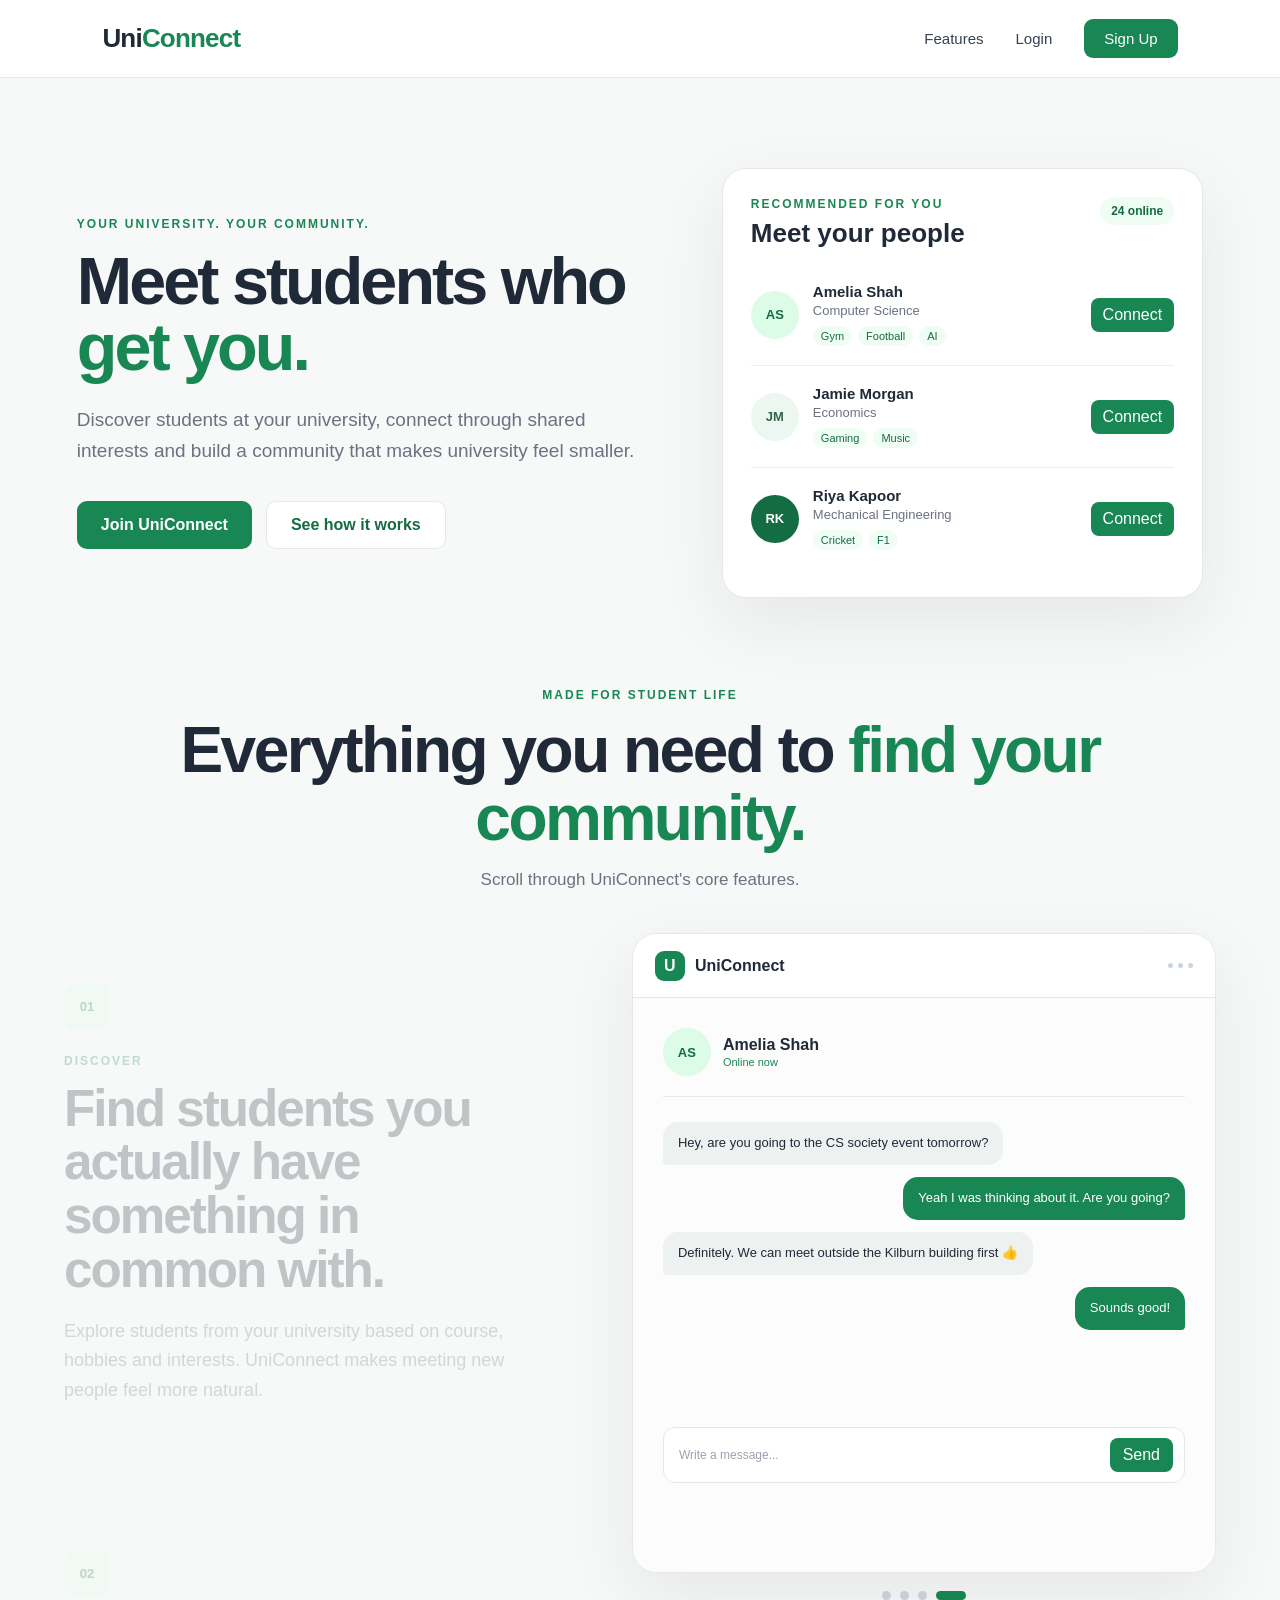
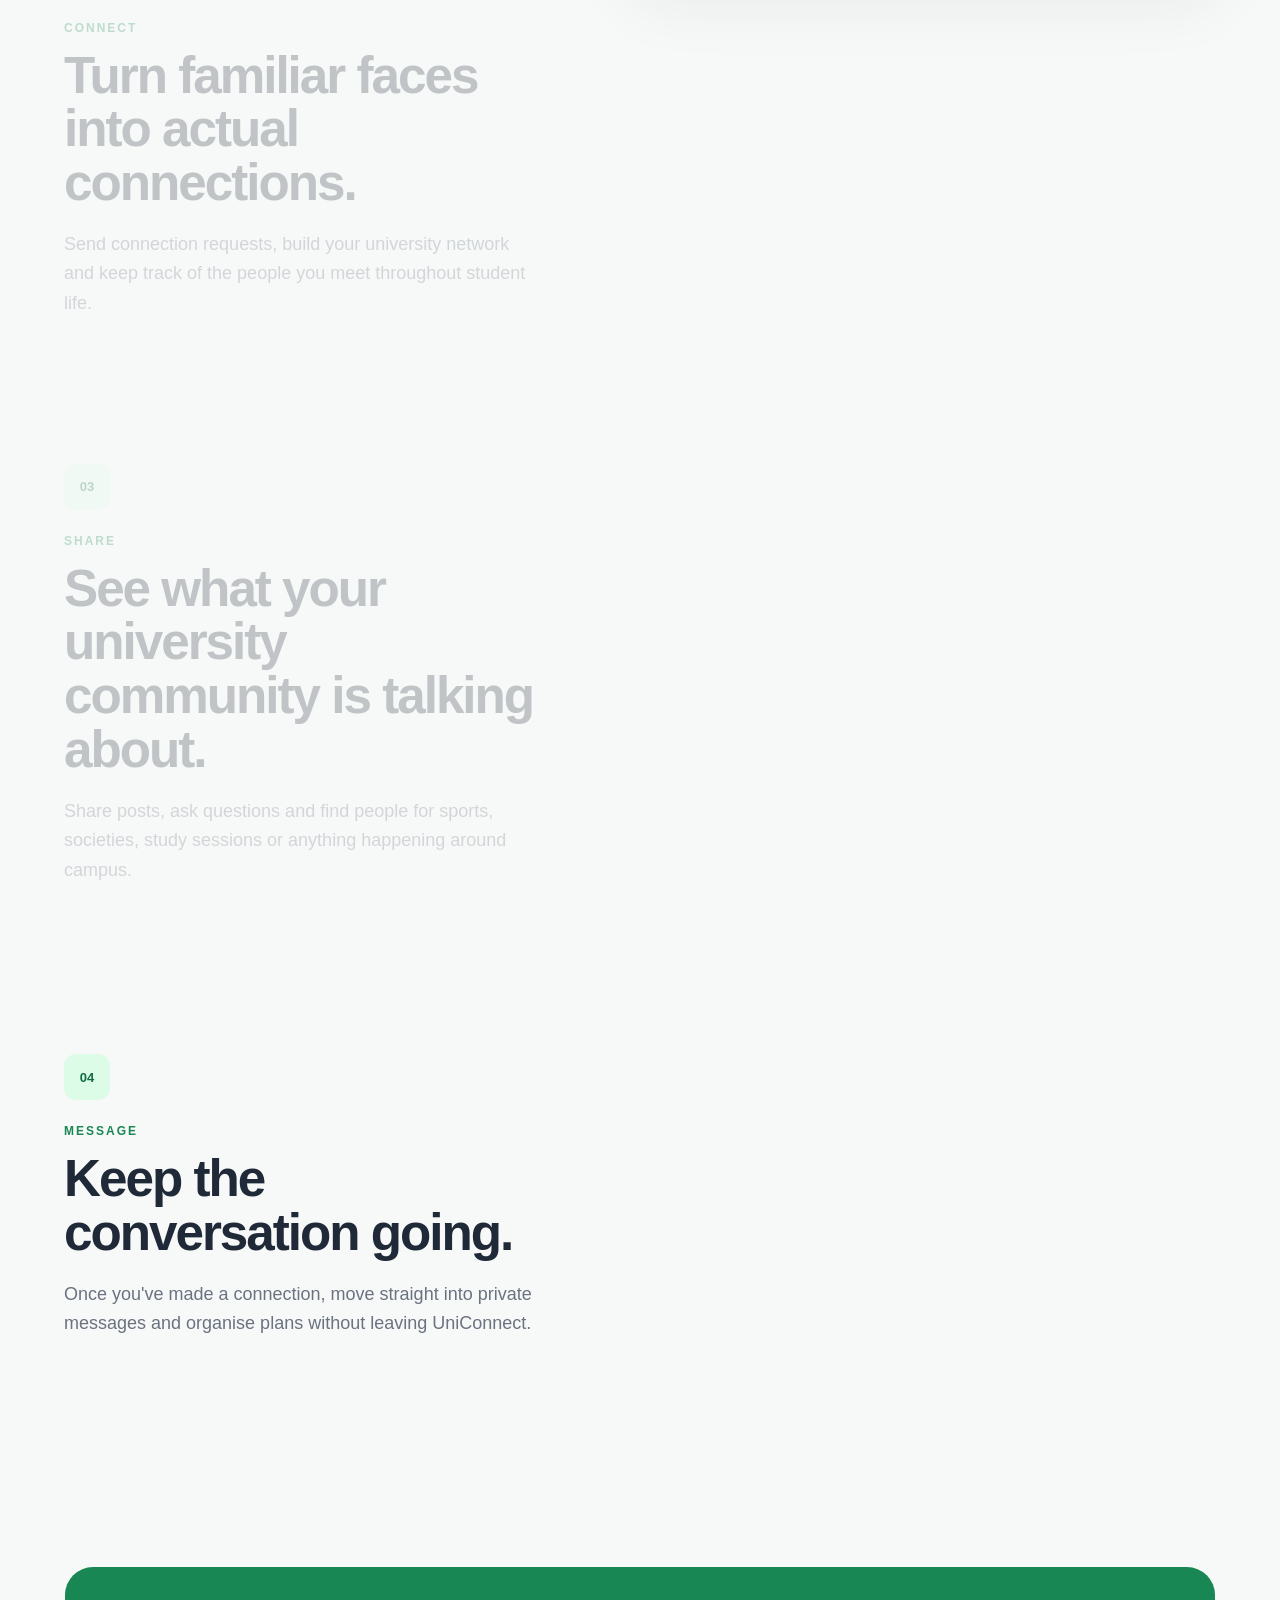
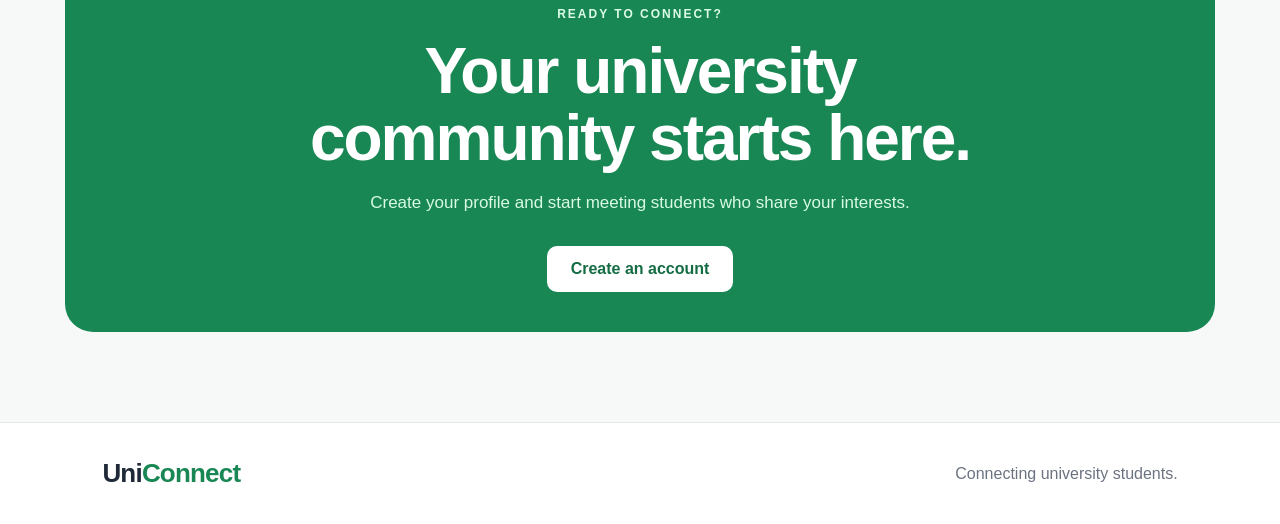
<file: index.html>
<!DOCTYPE html>
<html lang="en">

<head>
    <meta charset="UTF-8">

    <meta
        name="viewport"
        content="width=device-width, initial-scale=1.0"
    >

    <title>UniConnect</title>

    <link
        rel="stylesheet"
        href="style.css"
    >
</head>


<body>


    <!-- =========================
         NAVIGATION
    ========================== -->

    <nav class="navbar">

        <a
            href="#"
            class="logo"
        >
            Uni<span>Connect</span>
        </a>


        <div class="nav-links">

            <a href="#features">
                Features
            </a>

            <a href="#">
                Login
            </a>

            <a
                href="#"
                class="nav-signup"
            >
                Sign Up
            </a>

        </div>

    </nav>



    <!-- =========================
         HERO
    ========================== -->

    <main>

        <section class="hero">

            <div class="hero-content">

                <p class="eyebrow">
                    YOUR UNIVERSITY. YOUR COMMUNITY.
                </p>

                <h1>
                    Meet students who
                    <span>get you.</span>
                </h1>

                <p class="hero-description">
                    Discover students at your university,
                    connect through shared interests and
                    build a community that makes university
                    feel smaller.
                </p>


                <div class="hero-actions">

                    <a
                        href="#"
                        class="button button-primary"
                    >
                        Join UniConnect
                    </a>

                    <a
                        href="#features"
                        class="button button-secondary"
                    >
                        See how it works
                    </a>

                </div>

            </div>



            <!-- Hero example card -->

            <div class="hero-example">

                <div class="hero-card-header">

                    <div>

                        <p class="small-label">
                            RECOMMENDED FOR YOU
                        </p>

                        <h2>
                            Meet your people
                        </h2>

                    </div>

                    <span class="online-badge">
                        24 online
                    </span>

                </div>


                <div class="hero-person">

                    <div class="avatar avatar-green">
                        AS
                    </div>

                    <div class="person-details">

                        <h3>
                            Amelia Shah
                        </h3>

                        <p>
                            Computer Science
                        </p>

                        <div class="tags">

                            <span>Gym</span>
                            <span>Football</span>
                            <span>AI</span>

                        </div>

                    </div>

                    <button class="connect-button">
                        Connect
                    </button>

                </div>


                <div class="hero-person">

                    <div class="avatar avatar-light">
                        JM
                    </div>

                    <div class="person-details">

                        <h3>
                            Jamie Morgan
                        </h3>

                        <p>
                            Economics
                        </p>

                        <div class="tags">

                            <span>Gaming</span>
                            <span>Music</span>

                        </div>

                    </div>

                    <button class="connect-button">
                        Connect
                    </button>

                </div>


                <div class="hero-person">

                    <div class="avatar avatar-dark">
                        RK
                    </div>

                    <div class="person-details">

                        <h3>
                            Riya Kapoor
                        </h3>

                        <p>
                            Mechanical Engineering
                        </p>

                        <div class="tags">

                            <span>Cricket</span>
                            <span>F1</span>

                        </div>

                    </div>

                    <button class="connect-button">
                        Connect
                    </button>

                </div>

            </div>

        </section>



        <!-- =========================
             FEATURE INTRO
        ========================== -->

        <section
            class="feature-intro"
            id="features"
        >

            <p class="eyebrow">
                MADE FOR STUDENT LIFE
            </p>

            <h2>
                Everything you need to
                <span>find your community.</span>
            </h2>

            <p>
                Scroll through UniConnect's core features.
            </p>

        </section>



        <!-- =========================
             APPLE-STYLE SCROLL STORY
        ========================== -->

        <section class="feature-story">

            <div class="story-layout">


                <!-- =========================
                     LEFT: FEATURE TEXT
                ========================== -->

                <div class="story-steps">


                    <!-- Feature 1 -->

                    <article
                        class="feature-step active"
                        data-feature="discover"
                    >

                        <div class="step-number">
                            01
                        </div>

                        <p class="feature-label">
                            DISCOVER
                        </p>

                        <h2>
                            Find students you actually
                            have something in common with.
                        </h2>

                        <p>
                            Explore students from your university
                            based on course, hobbies and interests.
                            UniConnect makes meeting new people feel
                            more natural.
                        </p>

                    </article>



                    <!-- Feature 2 -->

                    <article
                        class="feature-step"
                        data-feature="connections"
                    >

                        <div class="step-number">
                            02
                        </div>

                        <p class="feature-label">
                            CONNECT
                        </p>

                        <h2>
                            Turn familiar faces into
                            actual connections.
                        </h2>

                        <p>
                            Send connection requests, build your
                            university network and keep track of
                            the people you meet throughout student life.
                        </p>

                    </article>



                    <!-- Feature 3 -->

                    <article
                        class="feature-step"
                        data-feature="feed"
                    >

                        <div class="step-number">
                            03
                        </div>

                        <p class="feature-label">
                            SHARE
                        </p>

                        <h2>
                            See what your university
                            community is talking about.
                        </h2>

                        <p>
                            Share posts, ask questions and find
                            people for sports, societies, study
                            sessions or anything happening around campus.
                        </p>

                    </article>



                    <!-- Feature 4 -->

                    <article
                        class="feature-step"
                        data-feature="messages"
                    >

                        <div class="step-number">
                            04
                        </div>

                        <p class="feature-label">
                            MESSAGE
                        </p>

                        <h2>
                            Keep the conversation going.
                        </h2>

                        <p>
                            Once you've made a connection,
                            move straight into private messages
                            and organise plans without leaving UniConnect.
                        </p>

                    </article>

                </div>



                <!-- =========================
                     RIGHT: STICKY APP PREVIEW
                ========================== -->

                <div class="story-preview-column">

                    <div class="preview-sticky">

                        <div class="app-window">


                            <!-- Fake browser/app top bar -->

                            <div class="app-topbar">

                                <div class="mini-logo">
                                    U
                                </div>

                                <span>
                                    UniConnect
                                </span>

                                <div class="topbar-dots">

                                    <span></span>
                                    <span></span>
                                    <span></span>

                                </div>

                            </div>



                            <!-- =====================
                                 DISCOVER PREVIEW
                            ====================== -->

                            <div
                                class="preview-panel active"
                                data-preview="discover"
                            >

                                <div class="preview-heading">

                                    <div>

                                        <p class="preview-caption">
                                            DISCOVER
                                        </p>

                                        <h3>
                                            Students for you
                                        </h3>

                                    </div>

                                    <div class="search-chip">
                                        Search
                                    </div>

                                </div>


                                <div class="mock-person-card">

                                    <div class="avatar avatar-green">
                                        AS
                                    </div>

                                    <div class="mock-person-info">

                                        <strong>
                                            Amelia Shah
                                        </strong>

                                        <span>
                                            Computer Science
                                        </span>

                                        <div class="tags">

                                            <span>Gym</span>
                                            <span>AI</span>
                                            <span>Football</span>

                                        </div>

                                    </div>

                                    <div class="match-score">
                                        92%
                                    </div>

                                </div>


                                <div class="mock-person-card">

                                    <div class="avatar avatar-light">
                                        HD
                                    </div>

                                    <div class="mock-person-info">

                                        <strong>
                                            Hassan Dean
                                        </strong>

                                        <span>
                                            Mathematics
                                        </span>

                                        <div class="tags">

                                            <span>Cricket</span>
                                            <span>Gym</span>

                                        </div>

                                    </div>

                                    <div class="match-score">
                                        86%
                                    </div>

                                </div>


                                <div class="mock-person-card">

                                    <div class="avatar avatar-dark">
                                        EL
                                    </div>

                                    <div class="mock-person-info">

                                        <strong>
                                            Emma Liu
                                        </strong>

                                        <span>
                                            Computer Science
                                        </span>

                                        <div class="tags">

                                            <span>Gaming</span>
                                            <span>AI</span>

                                        </div>

                                    </div>

                                    <div class="match-score">
                                        81%
                                    </div>

                                </div>

                            </div>



                            <!-- =====================
                                 CONNECTIONS PREVIEW
                            ====================== -->

                            <div
                                class="preview-panel"
                                data-preview="connections"
                            >

                                <div class="preview-heading">

                                    <div>

                                        <p class="preview-caption">
                                            CONNECTIONS
                                        </p>

                                        <h3>
                                            Connection requests
                                        </h3>

                                    </div>

                                </div>


                                <div class="request-card">

                                    <div class="avatar avatar-green">
                                        SK
                                    </div>

                                    <div class="request-info">

                                        <strong>
                                            Sophie Khan
                                        </strong>

                                        <span>
                                            Psychology
                                        </span>

                                    </div>

                                    <div class="request-actions">

                                        <button class="accept-button">
                                            Accept
                                        </button>

                                        <button class="ignore-button">
                                            Ignore
                                        </button>

                                    </div>

                                </div>


                                <div class="request-card">

                                    <div class="avatar avatar-light">
                                        NA
                                    </div>

                                    <div class="request-info">

                                        <strong>
                                            Noah Ahmed
                                        </strong>

                                        <span>
                                            Economics
                                        </span>

                                    </div>

                                    <div class="request-actions">

                                        <button class="accept-button">
                                            Accept
                                        </button>

                                        <button class="ignore-button">
                                            Ignore
                                        </button>

                                    </div>

                                </div>


                                <div class="connection-success">

                                    <div class="success-icon">
                                        ✓
                                    </div>

                                    <div>

                                        <strong>
                                            18 connections
                                        </strong>

                                        <p>
                                            You're building your university network.
                                        </p>

                                    </div>

                                </div>

                            </div>



                            <!-- =====================
                                 FEED PREVIEW
                            ====================== -->

                            <div
                                class="preview-panel"
                                data-preview="feed"
                            >

                                <div class="preview-heading">

                                    <div>

                                        <p class="preview-caption">
                                            COMMUNITY
                                        </p>

                                        <h3>
                                            Your feed
                                        </h3>

                                    </div>

                                    <button class="new-post-button">
                                        + Post
                                    </button>

                                </div>


                                <div class="post-card">

                                    <div class="post-header">

                                        <div class="avatar avatar-green">
                                            JM
                                        </div>

                                        <div>

                                            <strong>
                                                Jamie Morgan
                                            </strong>

                                            <span>
                                                4 min ago
                                            </span>

                                        </div>

                                    </div>

                                    <p class="post-text">
                                        Anyone up for football at
                                        Armitage tomorrow evening?
                                        Need two more players ⚽
                                    </p>

                                    <div class="post-actions">

                                        <span>
                                            ♡ 14
                                        </span>

                                        <span>
                                            6 replies
                                        </span>

                                    </div>

                                </div>


                                <div class="post-card">

                                    <div class="post-header">

                                        <div class="avatar avatar-light">
                                            ET
                                        </div>

                                        <div>

                                            <strong>
                                                Ellie Turner
                                            </strong>

                                            <span>
                                                12 min ago
                                            </span>

                                        </div>

                                    </div>

                                    <p class="post-text">
                                        Anyone else revising algorithms
                                        in the library later?
                                    </p>

                                    <div class="post-actions">

                                        <span>
                                            ♡ 8
                                        </span>

                                        <span>
                                            3 replies
                                        </span>

                                    </div>

                                </div>

                            </div>



                            <!-- =====================
                                 MESSAGES PREVIEW
                            ====================== -->

                            <div
                                class="preview-panel"
                                data-preview="messages"
                            >

                                <div class="chat-header">

                                    <div class="avatar avatar-green">
                                        AS
                                    </div>

                                    <div>

                                        <strong>
                                            Amelia Shah
                                        </strong>

                                        <span>
                                            Online now
                                        </span>

                                    </div>

                                </div>


                                <div class="chat-area">

                                    <div class="message received">
                                        Hey, are you going to the
                                        CS society event tomorrow?
                                    </div>

                                    <div class="message sent">
                                        Yeah I was thinking about it.
                                        Are you going?
                                    </div>

                                    <div class="message received">
                                        Definitely. We can meet outside
                                        the Kilburn building first 👍
                                    </div>

                                    <div class="message sent">
                                        Sounds good!
                                    </div>

                                </div>


                                <div class="message-input">

                                    <span>
                                        Write a message...
                                    </span>

                                    <button>
                                        Send
                                    </button>

                                </div>

                            </div>


                        </div>


                        <!-- Progress dots -->

                        <div class="story-progress">

                            <button
                                class="progress-dot active"
                                data-target="discover"
                                aria-label="Discover feature"
                            ></button>

                            <button
                                class="progress-dot"
                                data-target="connections"
                                aria-label="Connections feature"
                            ></button>

                            <button
                                class="progress-dot"
                                data-target="feed"
                                aria-label="Feed feature"
                            ></button>

                            <button
                                class="progress-dot"
                                data-target="messages"
                                aria-label="Messaging feature"
                            ></button>

                        </div>

                    </div>

                </div>

            </div>

        </section>



        <!-- =========================
             FINAL CTA
        ========================== -->

        <section class="final-cta">

            <p class="cta-label">
                READY TO CONNECT?
            </p>

            <h2>
                Your university community
                starts here.
            </h2>

            <p>
                Create your profile and start meeting
                students who share your interests.
            </p>

            <a
                href="#"
                class="button cta-white-button"
            >
                Create an account
            </a>

        </section>

    </main>



    <!-- =========================
         FOOTER
    ========================== -->

    <footer class="footer">

        <div class="logo">
            Uni<span>Connect</span>
        </div>

        <p>
            Connecting university students.
        </p>

    </footer>



    <script src="script.js"></script>

</body>

</html>
</file>
<file: style.css>
/* =====================================================
   DESIGN SYSTEM
===================================================== */

:root {

    --green: #198754;
    --green-dark: #146c43;
    --green-light: #dcfce7;
    --green-pale: #f0fdf4;

    --background: #f7f9f8;
    --surface: #ffffff;

    --text: #1f2937;
    --text-soft: #6b7280;

    --border: #e5e7eb;

    --shadow:
        0 24px 70px rgba(31, 41, 55, 0.08);

}


/* =====================================================
   RESET
===================================================== */

* {
    box-sizing: border-box;
}


html {
    scroll-behavior: smooth;
}


body {

    margin: 0;

    font-family:
        -apple-system,
        BlinkMacSystemFont,
        "Segoe UI",
        sans-serif;

    background: var(--background);

    color: var(--text);

}


a {

    color: inherit;

    text-decoration: none;

}


button {

    font: inherit;

}


/* =====================================================
   NAVIGATION
===================================================== */

.navbar {

    position: relative;

    z-index: 100;

    height: 78px;

    display: flex;
    justify-content: space-between;
    align-items: center;

    padding: 0 8%;

    background: rgba(255, 255, 255, 0.96);

    border-bottom: 1px solid var(--border);

}


.logo {

    font-size: 26px;

    font-weight: 750;

    letter-spacing: -0.8px;

    color: var(--text)

}


.logo span {

    color: var(--green);

}


.nav-links {

    display: flex;
    align-items: center;

    gap: 32px;

}


.nav-links > a {

    font-size: 15px;

    font-weight: 500;

    color: #374151;

}


.nav-links > a:hover {

    color: var(--green);

}


.nav-signup {

    padding: 11px 20px;

    border-radius: 9px;

    background: var(--green);

    color: white !important;

}


.nav-signup:hover {

    background: var(--green-dark);

}


/* =====================================================
   SHARED
===================================================== */

.eyebrow,
.feature-label,
.preview-caption,
.cta-label,
.small-label {

    margin: 0;

    color: var(--green);

    font-size: 12px;

    font-weight: 750;

    letter-spacing: 2px;

}


.button {

    display: inline-flex;

    align-items: center;
    justify-content: center;

    padding: 14px 24px;

    border-radius: 10px;

    font-weight: 650;

}


/* =====================================================
   HERO
===================================================== */

.hero {

    width: min(88%, 1200px);
    
    margin: auto;

    display: grid;

    grid-template-columns:
        minmax(0, 1.08fr)
        minmax(380px, 0.92fr);

    gap: 80px;

    align-items: center;

    padding: 90px 0;

}


.hero-content {

    min-width: 0;

}


.hero h1 {

    max-width: 670px;

    margin: 18px 0 24px;

    font-size: clamp(52px, 5.2vw, 78px);

    line-height: 0.98;

    letter-spacing: -3px;

}


.hero h1 span {

    color: var(--green);

}


.hero-description {

    max-width: 570px;

    margin: 0;

    color: var(--text-soft);

    font-size: 19px;

    line-height: 1.65;

}


.hero-actions {

    display: flex;

    flex-wrap: wrap;

    gap: 14px;

    margin-top: 34px;

}


.button-primary {

    background: var(--green);

    color: white;

}


.button-primary:hover {

    background: var(--green-dark);

}


.button-secondary {

    background: white;

    border: 1px solid var(--border);

    color: var(--green-dark);

}


.button-secondary:hover {

    border-color: #a7d7bb;

}


/* =====================================================
   HERO SAMPLE CARD
===================================================== */

.hero-example {

    width: 100%;

    padding: 28px;

    background: white;

    border: 1px solid var(--border);

    border-radius: 24px;

    box-shadow: var(--shadow);

}


.hero-card-header {

    display: flex;
    justify-content: space-between;
    align-items: flex-start;

    gap: 20px;

    margin-bottom: 15px;

}


.hero-card-header h2 {

    margin: 7px 0 0;

    font-size: 26px;

}


.online-badge {

    flex-shrink: 0;

    padding: 7px 11px;

    border-radius: 100px;

    background: var(--green-pale);

    color: var(--green-dark);

    font-size: 12px;

    font-weight: 650;

}


.hero-person {

    display: grid;

    grid-template-columns:
        auto
        minmax(0, 1fr)
        auto;

    gap: 14px;

    align-items: center;

    padding: 19px 0;

    border-bottom: 1px solid #eeeeee;

}


.hero-person:last-child {

    border-bottom: 0;

}


.avatar {

    width: 48px;
    height: 48px;

    flex-shrink: 0;

    display: flex;
    align-items: center;
    justify-content: center;

    border-radius: 50%;

    font-size: 13px;

    font-weight: 750;

}


.avatar-green {

    background: var(--green-light);

    color: var(--green-dark);

}


.avatar-light {

    background: #edf7f1;

    color: #34664b;

}


.avatar-dark {

    background: var(--green-dark);

    color: white;

}


.person-details {

    min-width: 0;

}


.person-details h3 {

    margin: 0 0 3px;

    font-size: 15px;

}


.person-details > p {

    margin: 0;

    color: var(--text-soft);

    font-size: 13px;

}


.tags {

    display: flex;

    flex-wrap: wrap;

    gap: 6px;

    margin-top: 8px;

}


.tags span {

    padding: 4px 8px;

    border-radius: 100px;

    background: var(--green-pale);

    color: var(--green-dark);

    font-size: 11px;

}


.connect-button {

    padding: 8px 12px;

    border: 0;

    border-radius: 8px;

    background: var(--green);

    color: white;

    cursor: pointer;

}


/* =====================================================
   FEATURE INTRO
===================================================== */

.feature-intro {

    max-width: 920px;

    margin: auto;

    text-align: center;

}


.feature-intro h2 {

    margin: 15px 0;

    font-size: clamp(42px, 5vw, 68px);

    line-height: 1.06;

    letter-spacing: -2.5px;

}


.feature-intro h2 span {

    color: var(--green);

}


.feature-intro > p:last-child {

    color: var(--text-soft);

    font-size: 17px;

}


/* =====================================================
   SCROLL STORY
===================================================== */

.feature-story {

    width: min(90%, 1250px);

    margin: auto;

    padding-bottom: 100px

}


.story-layout {

    display: grid;

    grid-template-columns:
        minmax(0, 0.9fr)
        minmax(480px, 1.1fr);

    gap: 90px;

    align-items: start;

}


/* LEFT STEPS */

.story-steps {

    min-width: 0;

}


.feature-step {

    min-height: 60vh;

    display: flex;
    flex-direction: column;
    justify-content: center;

    opacity: 0.25;

    transform: translateY(18px);

    transition:
        opacity 0.4s ease,
        transform 0.4s ease;

}


.feature-step.active {

    opacity: 1;

    transform: translateY(0);

}


.step-number {

    width: 46px;
    height: 46px;

    margin-bottom: 24px;

    display: flex;
    align-items: center;
    justify-content: center;

    border-radius: 12px;

    background: var(--green-light);

    color: var(--green-dark);

    font-size: 13px;

    font-weight: 750;

}


.feature-step h2 {

    max-width: 600px;

    margin: 14px 0 20px;

    font-size: clamp(38px, 4vw, 58px);

    line-height: 1.05;

    letter-spacing: -2px;

}


.feature-step > p:last-child {

    max-width: 530px;

    margin: 0;

    color: var(--text-soft);

    font-size: 18px;

    line-height: 1.65;

}


/* =====================================================
   STICKY PREVIEW
===================================================== */

.story-preview-column {

    position: relative;

    min-width: 0;

    align-self: stretch;

}


.preview-sticky {

    position: sticky;

    top: 10vh;

    height: 80vh;

    display: flex;
    flex-direction: column;

    justify-content: center;

}


.app-window {

    position: relative;

    width: 100%;

    height: min(640px, 72vh);

    min-height: 520px;

    overflow: hidden;

    background: white;

    border: 1px solid var(--border);

    border-radius: 25px;

    box-shadow: var(--shadow);

}


/* APP HEADER */

.app-topbar {

    position: relative;

    z-index: 20;

    height: 64px;

    display: flex;
    align-items: center;

    gap: 10px;

    padding: 0 22px;

    background: white;

    border-bottom: 1px solid var(--border);

    font-weight: 700;

}


.mini-logo {

    width: 30px;
    height: 30px;

    display: flex;
    align-items: center;
    justify-content: center;

    border-radius: 9px;

    background: var(--green);

    color: white;

}


.topbar-dots {

    margin-left: auto;

    display: flex;

    gap: 5px;

}


.topbar-dots span {

    width: 5px;
    height: 5px;

    border-radius: 50%;

    background: #cbd5e1;

}


/* =====================================================
   PREVIEW PANELS
===================================================== */

.preview-panel {

    position: absolute;

    inset:
        64px
        0
        0
        0;

    overflow-y: auto;

    padding: 30px;

    background: #fbfcfb;

    opacity: 0;

    visibility: hidden;

    transform: translateY(25px) scale(0.98);

    transition:
        opacity 0.45s ease,
        transform 0.45s ease,
        visibility 0.45s ease;

}


.preview-panel.active {

    opacity: 1;

    visibility: visible;

    transform:
        translateY(0)
        scale(1);

}


.preview-heading {

    display: flex;
    justify-content: space-between;
    align-items: flex-start;

    gap: 20px;

    margin-bottom: 24px;

}


.preview-heading h3 {

    margin: 7px 0 0;

    font-size: 27px;

}


.search-chip {

    padding: 9px 14px;

    border-radius: 9px;

    background: white;

    border: 1px solid var(--border);

    color: var(--text-soft);

    font-size: 12px;

}


/* DISCOVER CARDS */

.mock-person-card {

    display: grid;

    grid-template-columns:
        auto
        minmax(0, 1fr)
        auto;

    gap: 14px;

    align-items: center;

    margin-bottom: 12px;

    padding: 18px;

    background: white;

    border: 1px solid var(--border);

    border-radius: 15px;

}


.mock-person-info {

    min-width: 0;

    display: flex;

    flex-direction: column;

}


.mock-person-info > span {

    margin-top: 3px;

    color: var(--text-soft);

    font-size: 12px;

}


.match-score {

    color: var(--green);

    font-size: 13px;

    font-weight: 750;

}


/* CONNECTION REQUESTS */

.request-card {

    display: grid;

    grid-template-columns:
        auto
        minmax(0, 1fr);

    gap: 13px;

    margin-bottom: 12px;

    padding: 18px;

    background: white;

    border: 1px solid var(--border);

    border-radius: 15px;

}


.request-info {

    display: flex;

    flex-direction: column;

}


.request-info span {

    margin-top: 3px;

    color: var(--text-soft);

    font-size: 12px;

}


.request-actions {

    grid-column: 2;

    display: flex;

    gap: 8px;

    margin-top: 5px;

}


.accept-button,
.ignore-button {

    padding: 8px 13px;

    border-radius: 8px;

    cursor: pointer;

}


.accept-button {

    border: 0;

    background: var(--green);

    color: white;

}


.ignore-button {

    border: 1px solid var(--border);

    background: white;

    color: var(--text-soft);

}


.connection-success {

    display: flex;

    gap: 13px;

    align-items: center;

    margin-top: 25px;

    padding: 19px;

    border-radius: 15px;

    background: var(--green-pale);

}


.success-icon {

    width: 42px;
    height: 42px;

    flex-shrink: 0;

    display: flex;
    align-items: center;
    justify-content: center;

    border-radius: 50%;

    background: var(--green);

    color: white;

}


.connection-success p {

    margin: 4px 0 0;

    color: var(--text-soft);

    font-size: 12px;

}


/* FEED */

.new-post-button {

    padding: 9px 13px;

    border: 0;

    border-radius: 8px;

    background: var(--green);

    color: white;

}


.post-card {

    margin-bottom: 13px;

    padding: 20px;

    background: white;

    border: 1px solid var(--border);

    border-radius: 15px;

}


.post-header {

    display: flex;

    gap: 11px;

    align-items: center;

}


.post-header > div:last-child {

    display: flex;

    flex-direction: column;

}


.post-header span {

    margin-top: 2px;

    color: var(--text-soft);

    font-size: 11px;

}


.post-text {

    margin: 16px 0;

    line-height: 1.55;

}


.post-actions {

    display: flex;

    gap: 18px;

    color: var(--text-soft);

    font-size: 12px;

}


/* MESSAGES */

.chat-header {

    display: flex;

    gap: 12px;

    align-items: center;

    padding-bottom: 20px;

    border-bottom: 1px solid var(--border);

}


.chat-header > div:last-child {

    display: flex;

    flex-direction: column;

}


.chat-header span {

    margin-top: 2px;

    color: var(--green);

    font-size: 11px;

}


.chat-area {

    min-height: 330px;

    padding: 25px 0;

    display: flex;
    flex-direction: column;

    gap: 12px;

}


.message {

    max-width: 75%;

    padding: 12px 15px;

    border-radius: 15px;

    font-size: 13px;

    line-height: 1.45;

}


.received {

    align-self: flex-start;

    background: #edf1ef;

    border-bottom-left-radius: 4px;

}


.sent {

    align-self: flex-end;

    background: var(--green);

    color: white;

    border-bottom-right-radius: 4px;

}


.message-input {

    display: flex;

    align-items: center;

    gap: 10px;

    padding: 10px 11px 10px 15px;

    background: white;

    border: 1px solid var(--border);

    border-radius: 12px;

}


.message-input span {

    flex: 1;

    color: #9ca3af;

    font-size: 12px;

}


.message-input button {

    padding: 8px 13px;

    border: 0;

    border-radius: 8px;

    background: var(--green);

    color: white;

}


/* =====================================================
   STORY PROGRESS
===================================================== */

.story-progress {

    display: flex;

    justify-content: center;

    gap: 9px;

    margin-top: 18px;

}


.progress-dot {

    width: 9px;
    height: 9px;

    padding: 0;

    border: 0;

    border-radius: 50%;

    background: #d1d5db;

    cursor: pointer;

    transition:
        width 0.3s ease,
        background 0.3s ease,
        border-radius 0.3s ease;

}


.progress-dot.active {

    width: 30px;

    border-radius: 100px;

    background: var(--green);

}


/* =====================================================
   FINAL CTA
===================================================== */

.final-cta {

    width: min(90%, 1150px);

    margin: 0 auto 90px;

    padding: 40px 8%;

    border-radius: 28px;

    background: var(--green);

    color: white;

    text-align: center;

}


.cta-label {

    color: var(--green-light);

}


.final-cta h2 {

    max-width: 760px;

    margin: 17px auto;

    font-size: clamp(42px, 5vw, 66px);

    line-height: 1.05;

    letter-spacing: -2px;

}


.final-cta > p:not(.cta-label) {

    max-width: 580px;

    margin: 0 auto;

    color: #d9fbe5;

    font-size: 17px;

    line-height: 1.6;

}


.cta-white-button {

    margin-top: 30px;

    background: white;

    color: var(--green-dark);

}


/* =====================================================
   FOOTER
===================================================== */

.footer {

    padding: 35px 8%;

    display: flex;
    justify-content: space-between;
    align-items: center;

    border-top: 1px solid var(--border);

    background: white;

    color: var(--text-soft);

}


.footer p {

    margin: 0;

}


/* =====================================================
   TABLET
===================================================== */

@media (max-width: 1000px) {

    .hero {

        grid-template-columns: 1fr;

        gap: 55px;

    }


    .hero-example {

        max-width: 650px;

    }


    .story-layout {

        grid-template-columns: 1fr;

        gap: 30px;

    }


    .feature-step {

        min-height: auto;

        padding: 80px 0 40px;

        opacity: 1;

        transform: none;

    }


    .preview-sticky {

        position: relative;

        top: auto;

        height: auto;

    }


    .story-preview-column {

        order: -1;

    }


    .app-window {

        height: 620px;

        min-height: 0;

    }

}


/* =====================================================
   MOBILE
===================================================== */

@media (max-width: 650px) {

    .navbar {

        height: 70px;

        padding: 0 5%;

    }


    .nav-links {

        gap: 8px;

    }


    .nav-links > a:not(.nav-signup) {

        display: none;

    }


    .hero {

        width: 90%;

        min-height: auto;

        padding: 75px 0;

    }


    .hero h1 {

        font-size: 49px;

        letter-spacing: -2px;

    }


    .hero-description {

        font-size: 17px;

    }


    .hero-actions {

        flex-direction: column;

    }


    .hero-actions .button {

        width: 100%;

    }


    .hero-example {

        padding: 20px;

    }


    .hero-person {

        grid-template-columns:
            auto
            minmax(0, 1fr);

    }


    .connect-button {

        grid-column: 2;

        justify-self: start;

    }


    .feature-intro {

        padding: 100px 6% 50px;

    }


    .feature-intro h2 {

        font-size: 43px;

    }


    .feature-story {

        width: 90%;

    }


    .story-preview-column {

        display: none;

    }


    .feature-step {

        padding: 65px 0;

        border-bottom: 1px solid var(--border);

    }


    .feature-step h2 {

        font-size: 39px;

    }


    .feature-step > p:last-child {

        font-size: 16px;

    }


    .final-cta {

        width: 90%;

        padding: 70px 8%;

    }


    .footer {

        flex-direction: column;

        align-items: flex-start;

        gap: 10px;

    }

}


/* =====================================================
   REDUCED MOTION
===================================================== */

@media (prefers-reduced-motion: reduce) {

    html {

        scroll-behavior: auto;

    }


    .feature-step,
    .preview-panel,
    .progress-dot {

        transition: none;

    }

}
</file>
